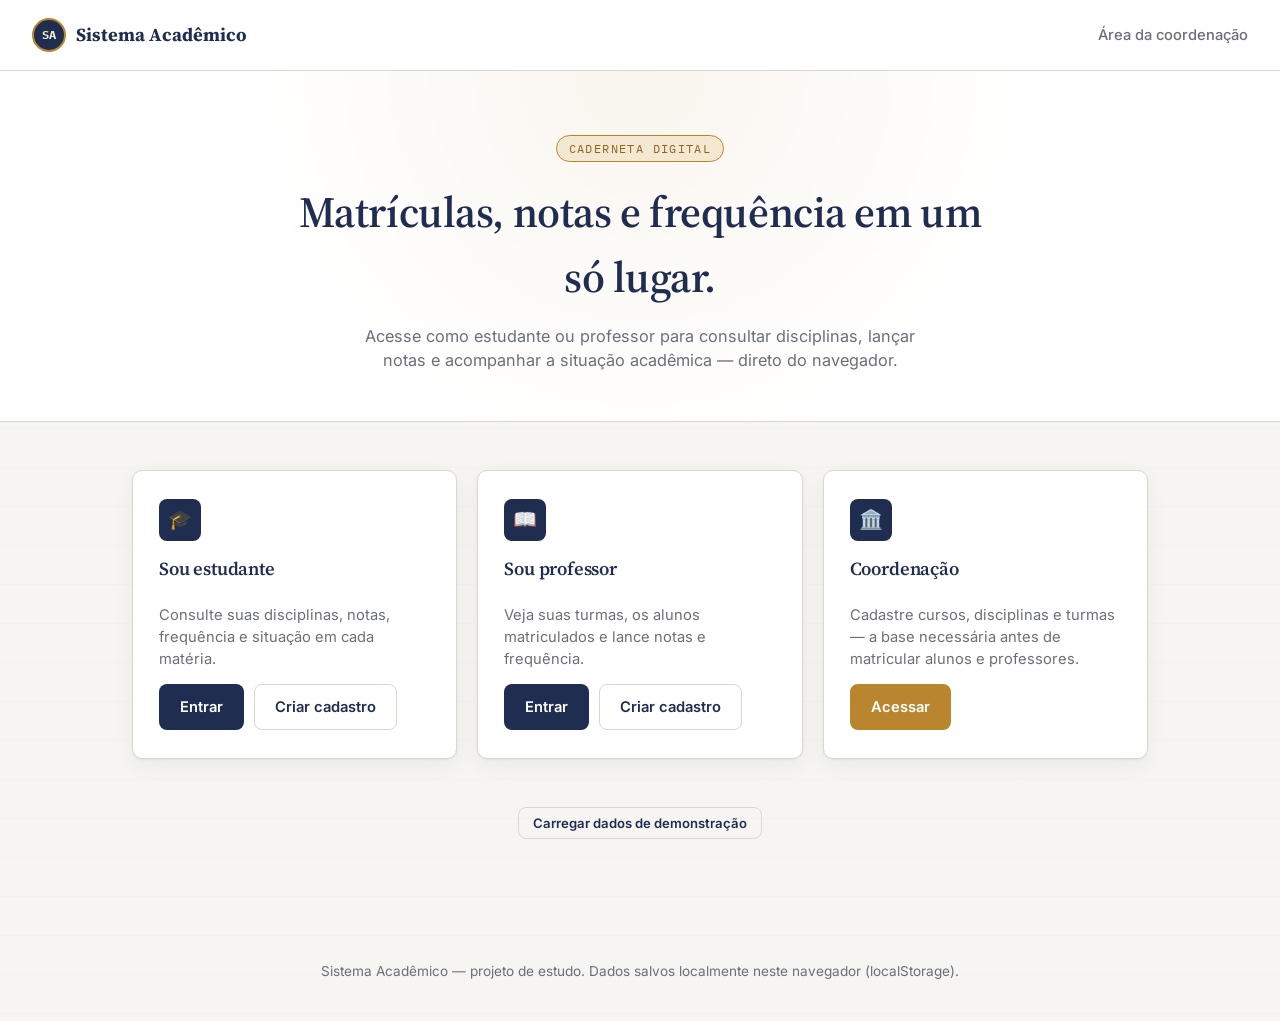
<file: sistema-academico-web/index.html>
<!DOCTYPE html>
<html lang="pt-BR">
<head>
<meta charset="UTF-8">
<meta name="viewport" content="width=device-width, initial-scale=1.0">
<title>Sistema Acadêmico</title>
<link rel="stylesheet" href="css/style.css">
</head>
<body class="textura">

<header class="topbar">
  <a href="index.html" class="brand"><span class="selo">SA</span> Sistema Acadêmico</a>
  <nav class="topbar-links">
    <a href="admin/index.html">Área da coordenação</a>
  </nav>
</header>

<section class="hero">
  <span class="eyebrow">Caderneta digital</span>
  <h1>Matrículas, notas e frequência em um só lugar.</h1>
  <p>Acesse como estudante ou professor para consultar disciplinas, lançar notas e acompanhar a situação acadêmica — direto do navegador.</p>
</section>

<section class="portais">
  <div class="portal-card">
    <div class="icone">🎓</div>
    <h3>Sou estudante</h3>
    <p>Consulte suas disciplinas, notas, frequência e situação em cada matéria.</p>
    <div class="acoes">
      <a class="btn btn-primary" href="aluno/login.html">Entrar</a>
      <a class="btn btn-ghost" href="aluno/cadastro.html">Criar cadastro</a>
    </div>
  </div>

  <div class="portal-card">
    <div class="icone">📖</div>
    <h3>Sou professor</h3>
    <p>Veja suas turmas, os alunos matriculados e lance notas e frequência.</p>
    <div class="acoes">
      <a class="btn btn-primary" href="professor/login.html">Entrar</a>
      <a class="btn btn-ghost" href="professor/cadastro.html">Criar cadastro</a>
    </div>
  </div>

  <div class="portal-card">
    <div class="icone">🏛️</div>
    <h3>Coordenação</h3>
    <p>Cadastre cursos, disciplinas e turmas — a base necessária antes de matricular alunos e professores.</p>
    <div class="acoes">
      <a class="btn btn-gold" href="admin/index.html">Acessar</a>
    </div>
  </div>
</section>

<div class="shell" style="padding-top:0; text-align:center;">
  <button class="btn btn-ghost btn-sm" id="btnDemo">Carregar dados de demonstração</button>
  <p id="msgDemo" style="color:var(--muted); font-size:0.85rem; margin-top:10px;"></p>
</div>

<footer class="rodape">
  Sistema Acadêmico — projeto de estudo. Dados salvos localmente neste navegador (localStorage).
</footer>

<script src="js/db.js"></script>
<script src="js/seed.js"></script>
<script>
  document.getElementById('btnDemo').addEventListener('click', () => {
    const r = popularDemo();
    const msg = document.getElementById('msgDemo');
    if (r.ja_existia) {
      msg.textContent = 'Já existem dados cadastrados neste navegador — nada foi alterado.';
    } else {
      msg.innerHTML = `Dados de exemplo criados!<br>
        Estudante: matrícula <strong>${r.aluno.matricula}</strong>, senha <strong>${r.aluno.senha}</strong><br>
        Professor: matrícula <strong>${r.professor.matricula}</strong>, senha <strong>${r.professor.senha}</strong>`;
    }
  });
</script>

</body>
</html>
</file>
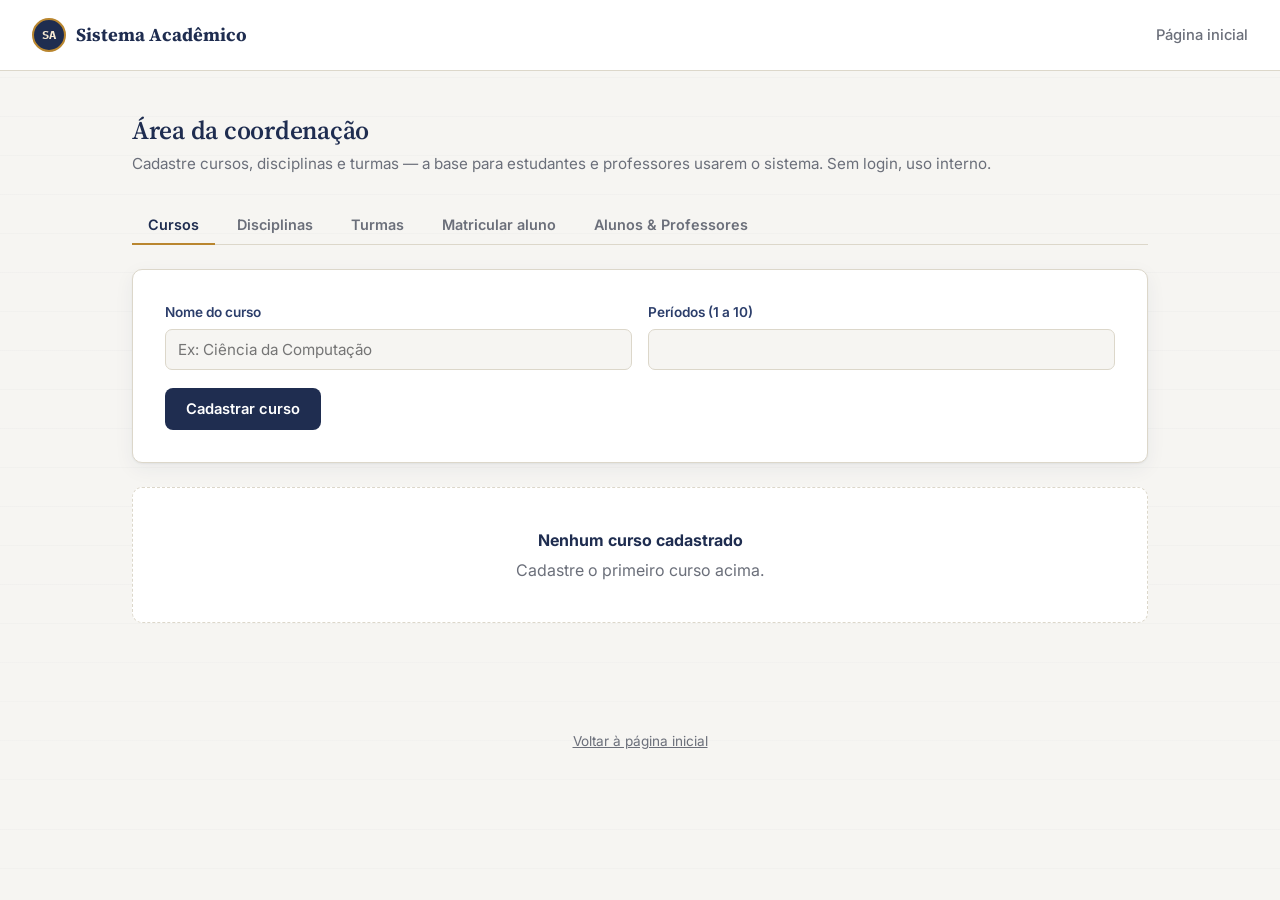
<file: sistema-academico-web/admin/index.html>
<!DOCTYPE html>
<html lang="pt-BR">
<head>
<meta charset="UTF-8">
<meta name="viewport" content="width=device-width, initial-scale=1.0">
<title>Área da coordenação — Sistema Acadêmico</title>
<link rel="stylesheet" href="../css/style.css">
</head>
<body class="textura">

<header class="topbar">
  <a href="../index.html" class="brand"><span class="selo">SA</span> Sistema Acadêmico</a>
  <nav class="topbar-links">
    <a href="../index.html">Página inicial</a>
  </nav>
</header>

<div class="shell">
  <div class="cabecalho-dash">
    <div>
      <h1>Área da coordenação</h1>
      <div class="sub">Cadastre cursos, disciplinas e turmas — a base para estudantes e professores usarem o sistema. Sem login, uso interno.</div>
    </div>
  </div>

  <div class="tabs">
    <button class="tab-btn ativo" data-tab="cursos">Cursos</button>
    <button class="tab-btn" data-tab="disciplinas">Disciplinas</button>
    <button class="tab-btn" data-tab="turmas">Turmas</button>
    <button class="tab-btn" data-tab="matricular">Matricular aluno</button>
    <button class="tab-btn" data-tab="pessoas">Alunos &amp; Professores</button>
  </div>

  <!-- CURSOS -->
  <div class="tab-conteudo ativo" id="tab-cursos">
    <div class="painel" style="margin-bottom:24px;">
      <div class="msg-erro" id="erroCurso"></div>
      <div class="msg-ok" id="okCurso"></div>
      <form id="formCurso">
        <div class="linha-2">
          <div class="campo">
            <label for="cursoNome">Nome do curso</label>
            <input type="text" id="cursoNome" placeholder="Ex: Ciência da Computação" required>
          </div>
          <div class="campo">
            <label for="cursoPeriodos">Períodos (1 a 10)</label>
            <input type="number" id="cursoPeriodos" min="1" max="10" required>
          </div>
        </div>
        <button type="submit" class="btn btn-primary">Cadastrar curso</button>
      </form>
    </div>
    <div id="listaCursos"></div>
  </div>

  <!-- DISCIPLINAS -->
  <div class="tab-conteudo" id="tab-disciplinas">
    <div class="painel" style="margin-bottom:24px;">
      <div class="msg-erro" id="erroDisciplina"></div>
      <div class="msg-ok" id="okDisciplina"></div>
      <form id="formDisciplina">
        <div class="campo">
          <label for="discNome">Nome da disciplina</label>
          <input type="text" id="discNome" placeholder="Ex: Estrutura de Dados" required>
        </div>
        <div class="campo">
          <label for="discEmenta">Ementa</label>
          <textarea id="discEmenta" placeholder="Resumo do conteúdo"></textarea>
        </div>
        <div class="linha-2">
          <div class="campo">
            <label for="discCarga">Carga horária semanal (máx. 30h)</label>
            <input type="number" id="discCarga" min="1" max="30" required>
          </div>
          <div class="campo">
            <label for="discProfessor">Professor</label>
            <select id="discProfessor" required></select>
          </div>
        </div>
        <div class="campo">
          <label for="discCurso">Curso vinculado</label>
          <select id="discCurso" required></select>
        </div>
        <button type="submit" class="btn btn-primary">Cadastrar disciplina</button>
      </form>
    </div>
    <div id="listaDisciplinas"></div>
  </div>

  <!-- TURMAS -->
  <div class="tab-conteudo" id="tab-turmas">
    <div class="painel" style="margin-bottom:24px;">
      <div class="msg-erro" id="erroTurma"></div>
      <div class="msg-ok" id="okTurma"></div>
      <form id="formTurma">
        <div class="linha-2">
          <div class="campo">
            <label for="turmaDisciplina">Disciplina</label>
            <select id="turmaDisciplina" required></select>
          </div>
          <div class="campo">
            <label for="turmaPeriodo">Período (ex: 1, 2, 3...)</label>
            <input type="text" id="turmaPeriodo" maxlength="2" required>
          </div>
        </div>
        <button type="submit" class="btn btn-primary">Cadastrar turma</button>
      </form>
    </div>
    <div id="listaTurmas"></div>
  </div>

  <!-- MATRICULAR ALUNO -->
  <div class="tab-conteudo" id="tab-matricular">
    <div class="painel" style="margin-bottom:24px;">
      <div class="msg-erro" id="erroMatricular"></div>
      <div class="msg-ok" id="okMatricular"></div>
      <form id="formMatricular">
        <div class="linha-2">
          <div class="campo">
            <label for="matAluno">Aluno</label>
            <select id="matAluno" required></select>
          </div>
          <div class="campo">
            <label for="matTurma">Turma</label>
            <select id="matTurma" required></select>
          </div>
        </div>
        <button type="submit" class="btn btn-primary">Matricular na turma</button>
      </form>
    </div>
  </div>

  <!-- ALUNOS & PROFESSORES -->
  <div class="tab-conteudo" id="tab-pessoas">
    <div class="secao-titulo"><h2>Alunos cadastrados</h2></div>
    <div id="listaAlunos" style="margin-bottom:32px;"></div>
    <div class="secao-titulo"><h2>Professores cadastrados</h2></div>
    <div id="listaProfessores"></div>
  </div>
</div>

<footer class="rodape"><a href="../index.html">Voltar à página inicial</a></footer>

<script src="../js/db.js"></script>
<script src="../js/auth.js"></script>
<script>
  // ---- abas ----
  document.querySelectorAll('.tab-btn').forEach((btn) => {
    btn.addEventListener('click', () => {
      document.querySelectorAll('.tab-btn').forEach((b) => b.classList.remove('ativo'));
      document.querySelectorAll('.tab-conteudo').forEach((c) => c.classList.remove('ativo'));
      btn.classList.add('ativo');
      document.getElementById('tab-' + btn.dataset.tab).classList.add('ativo');
    });
  });

  function refrescarTudo() {
    renderCursos();
    renderDisciplinas();
    renderTurmas();
    renderPessoas();
    preencherSelects();
  }

  // ---- CURSOS ----
  function renderCursos() {
    const cursos = DB.Curso.listar();
    const el = document.getElementById('listaCursos');
    if (cursos.length === 0) {
      el.innerHTML = '<div class="vazio"><strong>Nenhum curso cadastrado</strong>Cadastre o primeiro curso acima.</div>';
      return;
    }
    el.innerHTML = `
      <div class="tabela-wrap"><table>
        <thead><tr><th>Código</th><th>Nome</th><th>Períodos</th><th>Disciplinas</th><th>Turmas</th></tr></thead>
        <tbody>${cursos.map((c) => `
          <tr>
            <td><span class="selo-codigo">${c.codigo}</span></td>
            <td>${c.nome}</td>
            <td>${c.periodos}</td>
            <td>${c.disciplinasCodigos.length}</td>
            <td>${c.turmasCodigos.length}</td>
          </tr>`).join('')}</tbody>
      </table></div>`;
  }

  document.getElementById('formCurso').addEventListener('submit', (e) => {
    e.preventDefault();
    esconderErro('erroCurso');
    try {
      DB.Curso.criar({
        nome: document.getElementById('cursoNome').value,
        periodos: parseInt(document.getElementById('cursoPeriodos').value, 10),
      });
      document.getElementById('formCurso').reset();
      mostrarOk('okCurso', 'Curso cadastrado com sucesso!');
      refrescarTudo();
    } catch (err) {
      mostrarErro('erroCurso', err.message);
    }
  });

  // ---- DISCIPLINAS ----
  function renderDisciplinas() {
    const disciplinas = DB.Disciplina.listar();
    const el = document.getElementById('listaDisciplinas');
    if (disciplinas.length === 0) {
      el.innerHTML = '<div class="vazio"><strong>Nenhuma disciplina cadastrada</strong>Cadastre pelo menos um curso e um professor antes.</div>';
      return;
    }
    el.innerHTML = `
      <div class="tabela-wrap"><table>
        <thead><tr><th>Código</th><th>Nome</th><th>Curso</th><th>Professor</th><th>Carga horária</th></tr></thead>
        <tbody>${disciplinas.map((d) => `
          <tr>
            <td><span class="selo-codigo">${d.codigo}</span></td>
            <td>${d.nome}</td>
            <td>${d.cursoNome || '—'}</td>
            <td>${d.professorNome}</td>
            <td>${d.cargaHoraria}h</td>
          </tr>`).join('')}</tbody>
      </table></div>`;
  }

  document.getElementById('formDisciplina').addEventListener('submit', (e) => {
    e.preventDefault();
    esconderErro('erroDisciplina');
    try {
      DB.Disciplina.criar({
        nome: document.getElementById('discNome').value,
        ementa: document.getElementById('discEmenta').value,
        cargaHoraria: parseInt(document.getElementById('discCarga').value, 10),
        professorMatricula: document.getElementById('discProfessor').value,
        cursoCodigo: document.getElementById('discCurso').value,
      });
      document.getElementById('formDisciplina').reset();
      mostrarOk('okDisciplina', 'Disciplina cadastrada com sucesso!');
      refrescarTudo();
    } catch (err) {
      mostrarErro('erroDisciplina', err.message);
    }
  });

  // ---- TURMAS ----
  function renderTurmas() {
    const turmas = DB.Turma.listar();
    const el = document.getElementById('listaTurmas');
    if (turmas.length === 0) {
      el.innerHTML = '<div class="vazio"><strong>Nenhuma turma cadastrada</strong>Cadastre uma disciplina antes.</div>';
      return;
    }
    el.innerHTML = `
      <div class="tabela-wrap"><table>
        <thead><tr><th>Código</th><th>Disciplina</th><th>Período</th><th>Alunos</th></tr></thead>
        <tbody>${turmas.map((t) => `
          <tr>
            <td><span class="selo-codigo">${t.codigo}</span></td>
            <td>${t.disciplinaNome}</td>
            <td>${t.periodo}</td>
            <td>${t.alunosMatriculas.length}</td>
          </tr>`).join('')}</tbody>
      </table></div>`;
  }

  document.getElementById('formTurma').addEventListener('submit', (e) => {
    e.preventDefault();
    esconderErro('erroTurma');
    try {
      const disciplinaCodigo = document.getElementById('turmaDisciplina').value;
      const turma = DB.Turma.criar({
        disciplinaCodigo,
        periodo: document.getElementById('turmaPeriodo').value,
      });
      const disciplina = DB.Disciplina.buscarPorCodigo(disciplinaCodigo);
      if (disciplina && disciplina.cursoCodigo) {
        DB.Curso.adicionarTurma(disciplina.cursoCodigo, turma.codigo);
      }
      document.getElementById('formTurma').reset();
      mostrarOk('okTurma', 'Turma cadastrada com sucesso!');
      refrescarTudo();
    } catch (err) {
      mostrarErro('erroTurma', err.message);
    }
  });

  // ---- MATRICULAR ALUNO ----
  document.getElementById('formMatricular').addEventListener('submit', (e) => {
    e.preventDefault();
    esconderErro('erroMatricular');
    try {
      DB.Aluno.matricularEmTurma(
        document.getElementById('matAluno').value,
        document.getElementById('matTurma').value
      );
      mostrarOk('okMatricular', 'Aluno matriculado na turma com sucesso!');
      refrescarTudo();
    } catch (err) {
      mostrarErro('erroMatricular', err.message);
    }
  });

  // ---- PESSOAS ----
  function renderPessoas() {
    const alunos = DB.Aluno.listar();
    const professores = DB.Professor.listar();

    document.getElementById('listaAlunos').innerHTML = alunos.length === 0
      ? '<div class="vazio"><strong>Nenhum aluno cadastrado</strong></div>'
      : `<div class="tabela-wrap"><table>
          <thead><tr><th>Matrícula</th><th>Nome</th><th>Curso</th><th>Turma</th><th>E-mail</th></tr></thead>
          <tbody>${alunos.map((a) => `
            <tr>
              <td><span class="selo-codigo">${a.matricula}</span></td>
              <td>${a.nome}</td>
              <td>${a.curso || '—'}</td>
              <td>${a.turma || '—'}</td>
              <td>${a.email}</td>
            </tr>`).join('')}</tbody>
        </table></div>`;

    document.getElementById('listaProfessores').innerHTML = professores.length === 0
      ? '<div class="vazio"><strong>Nenhum professor cadastrado</strong></div>'
      : `<div class="tabela-wrap"><table>
          <thead><tr><th>Matrícula</th><th>Nome</th><th>Especialidade</th><th>Disciplinas</th><th>E-mail</th></tr></thead>
          <tbody>${professores.map((p) => `
            <tr>
              <td><span class="selo-codigo">${p.matricula}</span></td>
              <td>${p.nome}</td>
              <td>${p.especialidade}</td>
              <td>${p.disciplinasProf.length}</td>
              <td>${p.email}</td>
            </tr>`).join('')}</tbody>
        </table></div>`;
  }

  // ---- selects auxiliares ----
  function preencherSelects() {
    const cursos = DB.Curso.listar();
    const professores = DB.Professor.listar();
    const disciplinas = DB.Disciplina.listar();
    const turmas = DB.Turma.listar();
    const alunos = DB.Aluno.listar();

    document.getElementById('discProfessor').innerHTML = professores.length
      ? professores.map((p) => `<option value="${p.matricula}">${p.nome} (mat. ${p.matricula})</option>`).join('')
      : '<option value="">Cadastre um professor primeiro</option>';

    document.getElementById('discCurso').innerHTML = cursos.length
      ? cursos.map((c) => `<option value="${c.codigo}">${c.nome} (${c.codigo})</option>`).join('')
      : '<option value="">Cadastre um curso primeiro</option>';

    document.getElementById('turmaDisciplina').innerHTML = disciplinas.length
      ? disciplinas.map((d) => `<option value="${d.codigo}">${d.nome} (${d.codigo})</option>`).join('')
      : '<option value="">Cadastre uma disciplina primeiro</option>';

    document.getElementById('matAluno').innerHTML = alunos.length
      ? alunos.map((a) => `<option value="${a.matricula}">${a.nome} (mat. ${a.matricula})</option>`).join('')
      : '<option value="">Nenhum aluno cadastrado</option>';

    document.getElementById('matTurma').innerHTML = turmas.length
      ? turmas.map((t) => `<option value="${t.codigo}">${t.disciplinaNome} — ${t.codigo}</option>`).join('')
      : '<option value="">Nenhuma turma cadastrada</option>';
  }

  function mostrarOk(id, msg) {
    const el = document.getElementById(id);
    el.textContent = msg;
    el.classList.add('show');
    setTimeout(() => el.classList.remove('show'), 3500);
  }

  refrescarTudo();
</script>

</body>
</html>
</file>
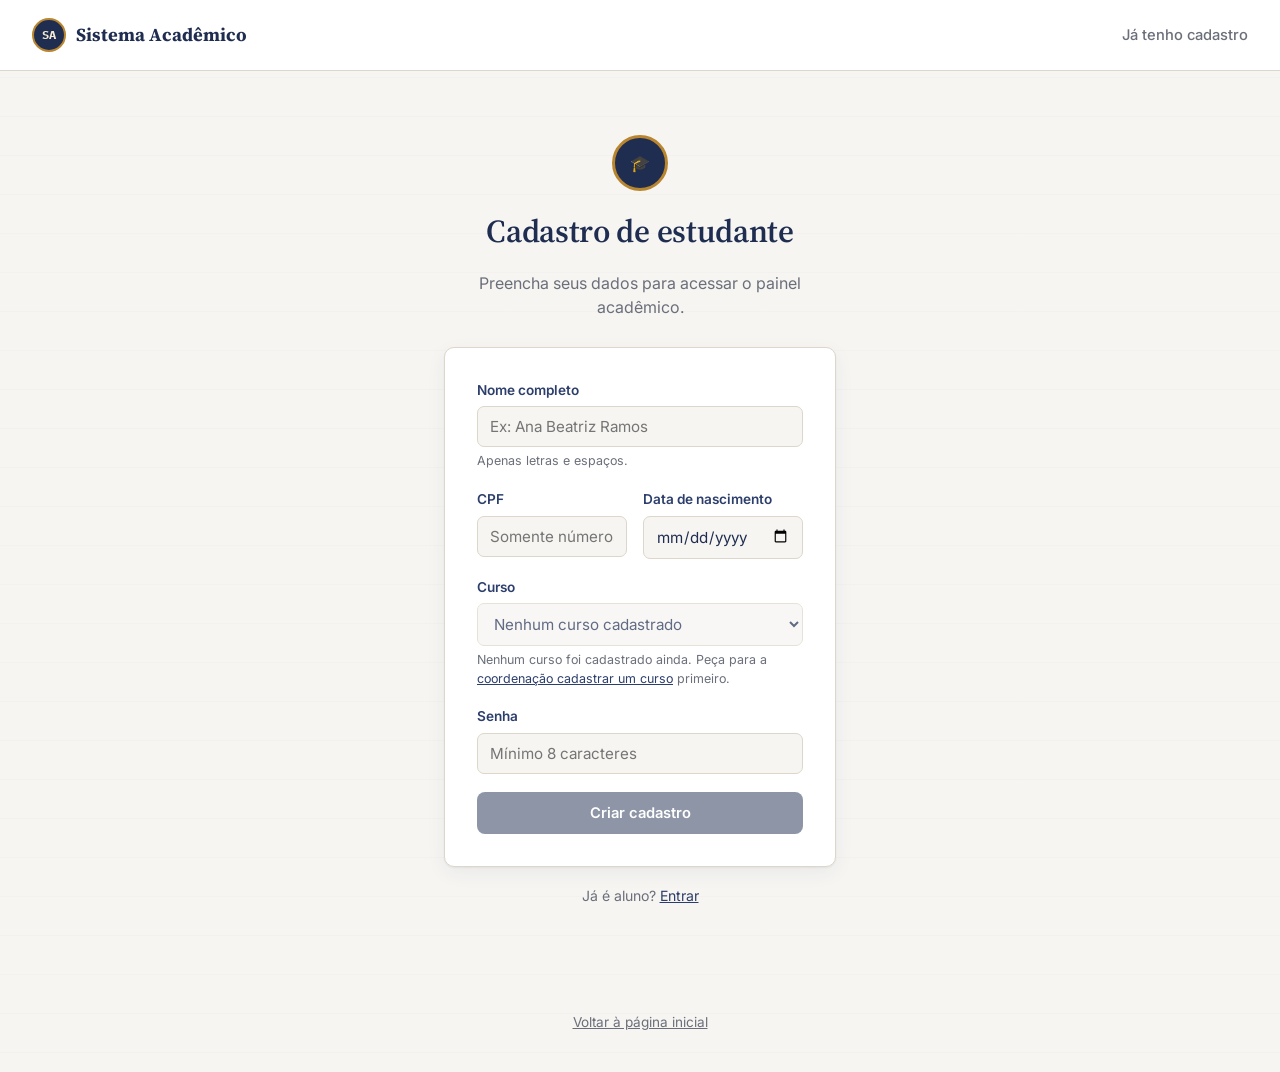
<file: sistema-academico-web/aluno/cadastro.html>
<!DOCTYPE html>
<html lang="pt-BR">
<head>
<meta charset="UTF-8">
<meta name="viewport" content="width=device-width, initial-scale=1.0">
<title>Cadastro de estudante — Sistema Acadêmico</title>
<link rel="stylesheet" href="../css/style.css">
</head>
<body class="textura">

<header class="topbar">
  <a href="../index.html" class="brand"><span class="selo">SA</span> Sistema Acadêmico</a>
  <nav class="topbar-links">
    <a href="login.html">Já tenho cadastro</a>
  </nav>
</header>

<div class="shell-narrow">
  <div class="auth-titulo">
    <div class="selo-grande">🎓</div>
    <h1>Cadastro de estudante</h1>
    <p style="color:var(--muted)">Preencha seus dados para acessar o painel acadêmico.</p>
  </div>

  <div class="painel">
    <div class="msg-erro" id="erro"></div>
    <div class="msg-ok" id="ok"></div>

    <form id="formCadastro">
      <div class="campo">
        <label for="nome">Nome completo</label>
        <input type="text" id="nome" placeholder="Ex: Ana Beatriz Ramos" required>
        <span class="ajuda">Apenas letras e espaços.</span>
      </div>

      <div class="linha-2">
        <div class="campo">
          <label for="cpf">CPF</label>
          <input type="text" id="cpf" placeholder="Somente números" maxlength="11" required>
        </div>
        <div class="campo">
          <label for="dataNasc">Data de nascimento</label>
          <input type="date" id="dataNasc" required>
        </div>
      </div>

      <div class="campo">
        <label for="curso">Curso</label>
        <select id="curso" required></select>
        <span class="ajuda" id="ajudaCurso"></span>
      </div>

      <div class="campo">
        <label for="senha">Senha</label>
        <input type="password" id="senha" placeholder="Mínimo 8 caracteres" required>
      </div>

      <button type="submit" class="btn btn-primary btn-block">Criar cadastro</button>
    </form>
  </div>

  <p class="auth-rodape">Já é aluno? <a href="login.html">Entrar</a></p>
</div>

<footer class="rodape"><a href="../index.html">Voltar à página inicial</a></footer>

<script src="../js/db.js"></script>
<script src="../js/auth.js"></script>
<script>
  const selectCurso = document.getElementById('curso');
  const cursos = DB.Curso.listar();

  if (cursos.length === 0) {
    selectCurso.innerHTML = '<option value="">Nenhum curso cadastrado</option>';
    selectCurso.disabled = true;
    document.getElementById('ajudaCurso').innerHTML =
      'Nenhum curso foi cadastrado ainda. Peça para a <a href="../admin/index.html">coordenação cadastrar um curso</a> primeiro.';
    document.querySelector('#formCadastro button[type="submit"]').disabled = true;
  } else {
    selectCurso.innerHTML = cursos
      .map((c) => `<option value="${c.codigo}">${c.nome} (${c.codigo})</option>`)
      .join('');
  }

  document.getElementById('formCadastro').addEventListener('submit', (e) => {
    e.preventDefault();
    esconderErro('erro');

    try {
      const aluno = DB.Aluno.criar({
        nome: document.getElementById('nome').value,
        cpf: document.getElementById('cpf').value.trim(),
        senha: document.getElementById('senha').value,
        cursoCodigo: selectCurso.value,
        dataNasc: document.getElementById('dataNasc').value,
      });

      DB.Sessao.entrar('aluno', aluno.matricula);
      window.location.href = 'dashboard.html';
    } catch (err) {
      mostrarErro('erro', err.message);
    }
  });
</script>

</body>
</html>
</file>
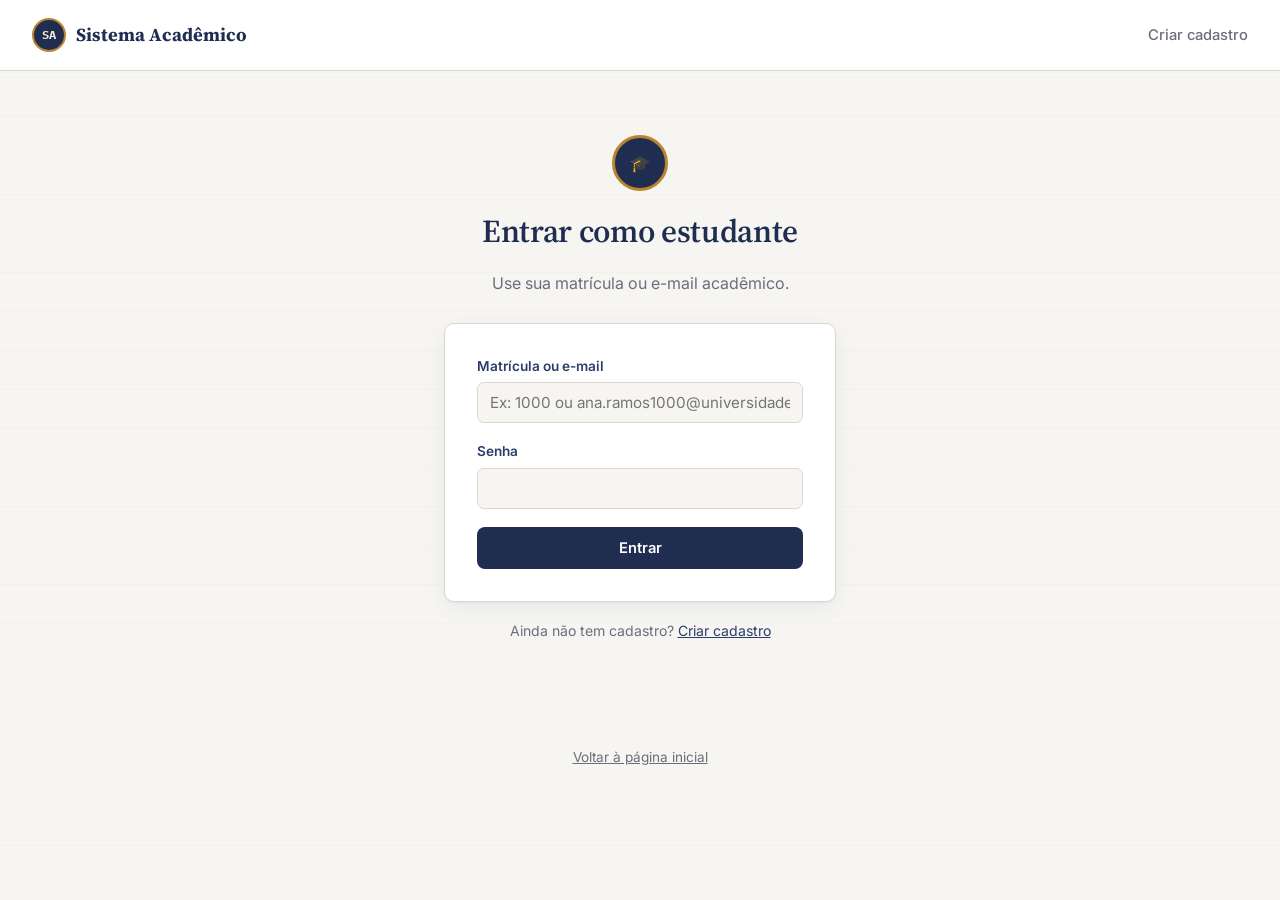
<file: sistema-academico-web/aluno/dashboard.html>
<!DOCTYPE html>
<html lang="pt-BR">
<head>
<meta charset="UTF-8">
<meta name="viewport" content="width=device-width, initial-scale=1.0">
<title>Painel do estudante — Sistema Acadêmico</title>
<link rel="stylesheet" href="../css/style.css">
</head>
<body class="textura">

<header class="topbar">
  <a href="../index.html" class="brand"><span class="selo">SA</span> Sistema Acadêmico</a>
  <nav class="topbar-links">
    <span id="nomeTopo" style="color:var(--ink); font-weight:600;"></span>
    <button class="btn btn-ghost btn-sm" id="btnSair">Sair</button>
  </nav>
</header>

<div class="shell">
  <div class="cabecalho-dash">
    <div>
      <h1 id="tituloBoasVindas">Olá!</h1>
      <div class="sub" id="subCurso"></div>
    </div>
    <span class="selo-codigo" id="matriculaTag"></span>
  </div>

  <div class="grade-cards">
    <div class="card-info">
      <div class="rotulo">E-mail acadêmico</div>
      <div class="valor" style="font-size:1rem;" id="cardEmail">—</div>
    </div>
    <div class="card-info">
      <div class="rotulo">Disciplinas matriculadas</div>
      <div class="valor" id="cardQtdDisciplinas">0</div>
    </div>
    <div class="card-info">
      <div class="rotulo">Média geral</div>
      <div class="valor" id="cardMediaGeral">—</div>
    </div>
    <div class="card-info">
      <div class="rotulo">Situação geral</div>
      <div class="valor" id="cardSituacaoGeral">—</div>
    </div>
  </div>

  <div class="secao">
    <div class="secao-titulo">
      <h2>Minhas disciplinas, notas e frequência</h2>
    </div>
    <div id="areaDisciplinas"></div>
  </div>

  <div class="secao">
    <div class="secao-titulo">
      <h2>Meus dados</h2>
    </div>
    <div class="painel">
      <div class="linha-2">
        <div class="campo">
          <label>Nome completo</label>
          <input type="text" id="dadoNome" disabled>
        </div>
        <div class="campo">
          <label>CPF</label>
          <input type="text" id="dadoCpf" disabled>
        </div>
      </div>
      <div class="linha-2">
        <div class="campo">
          <label>Curso</label>
          <input type="text" id="dadoCurso" disabled>
        </div>
        <div class="campo">
          <label>Data de nascimento</label>
          <input type="text" id="dadoNascimento" disabled>
        </div>
      </div>
    </div>
  </div>
</div>

<footer class="rodape">Sistema Acadêmico — painel do estudante.</footer>

<script src="../js/db.js"></script>
<script src="../js/auth.js"></script>
<script>
  const aluno = exigirLogin('aluno', 'login.html');

  if (aluno) {
    document.getElementById('nomeTopo').textContent = aluno.nome;
    document.getElementById('tituloBoasVindas').textContent = `Olá, ${aluno.nome.split(' ')[0]}!`;
    document.getElementById('subCurso').textContent = aluno.curso ? `${aluno.curso} · ${aluno.cursoCodigo}` : 'Curso não informado';
    document.getElementById('matriculaTag').textContent = `Matrícula ${aluno.matricula}`;
    document.getElementById('cardEmail').textContent = aluno.email;

    document.getElementById('dadoNome').value = aluno.nome;
    document.getElementById('dadoCpf').value = aluno.cpf;
    document.getElementById('dadoCurso').value = aluno.curso || '—';
    document.getElementById('dadoNascimento').value = aluno.dataNasc || '—';

    const historico = DB.Aluno.historico(aluno.matricula);
    document.getElementById('cardQtdDisciplinas').textContent = historico.length;

    const areaDisciplinas = document.getElementById('areaDisciplinas');

    if (historico.length === 0) {
      areaDisciplinas.innerHTML = `
        <div class="vazio">
          <strong>Nenhuma disciplina ainda</strong>
          Assim que você for matriculado em uma turma, as disciplinas, notas e frequência aparecerão aqui.
        </div>`;
      document.getElementById('cardMediaGeral').textContent = '—';
      document.getElementById('cardSituacaoGeral').textContent = '—';
    } else {
      let somaMedias = 0;
      let aprovadasCount = 0;

      const linhas = historico.map((m) => {
        somaMedias += m.media;
        if (m.aprovado) aprovadasCount++;

        const notasHtml = m.notas.length
          ? m.notas.map((n) => `<span class="nota-pill">${n.toFixed(1)}</span>`).join('')
          : '<span style="color:var(--muted); font-size:0.85rem;">Sem notas lançadas</span>';

        const situacaoBadge = m.notas.length === 0
          ? '<span class="badge badge-neutro">Cursando</span>'
          : m.aprovado
            ? '<span class="badge badge-ok">Aprovado</span>'
            : '<span class="badge badge-alerta">Reprovado</span>';

        return `
          <tr>
            <td><strong>${m.disciplinaNome}</strong><br><span class="selo-codigo" style="margin-top:4px;">${m.disciplinaCodigo}</span></td>
            <td><div class="notas-lista">${notasHtml}</div></td>
            <td>${m.notas.length ? m.media.toFixed(2) : '—'}</td>
            <td style="min-width:140px;">
              <div class="barra-freq"><span style="width:${m.frequencia}%; background:${m.frequencia >= 75 ? 'var(--green)' : 'var(--red)'}"></span></div>
              <span style="font-size:0.8rem; color:var(--muted);">${m.frequencia}%</span>
            </td>
            <td>${situacaoBadge}</td>
          </tr>`;
      }).join('');

      areaDisciplinas.innerHTML = `
        <div class="tabela-wrap">
          <table>
            <thead>
              <tr><th>Disciplina</th><th>Notas</th><th>Média</th><th>Frequência</th><th>Situação</th></tr>
            </thead>
            <tbody>${linhas}</tbody>
          </table>
        </div>`;

      const mediaGeral = somaMedias / historico.length;
      document.getElementById('cardMediaGeral').textContent = mediaGeral.toFixed(2);

      const situacaoGeralEl = document.getElementById('cardSituacaoGeral');
      if (aprovadasCount === historico.length) {
        situacaoGeralEl.textContent = 'Regular';
        situacaoGeralEl.classList.add('ok');
      } else {
        situacaoGeralEl.textContent = 'Atenção';
        situacaoGeralEl.classList.add('alerta');
      }
    }
  }

  configurarLogout('btnSair', '../index.html');
</script>

</body>
</html>
</file>
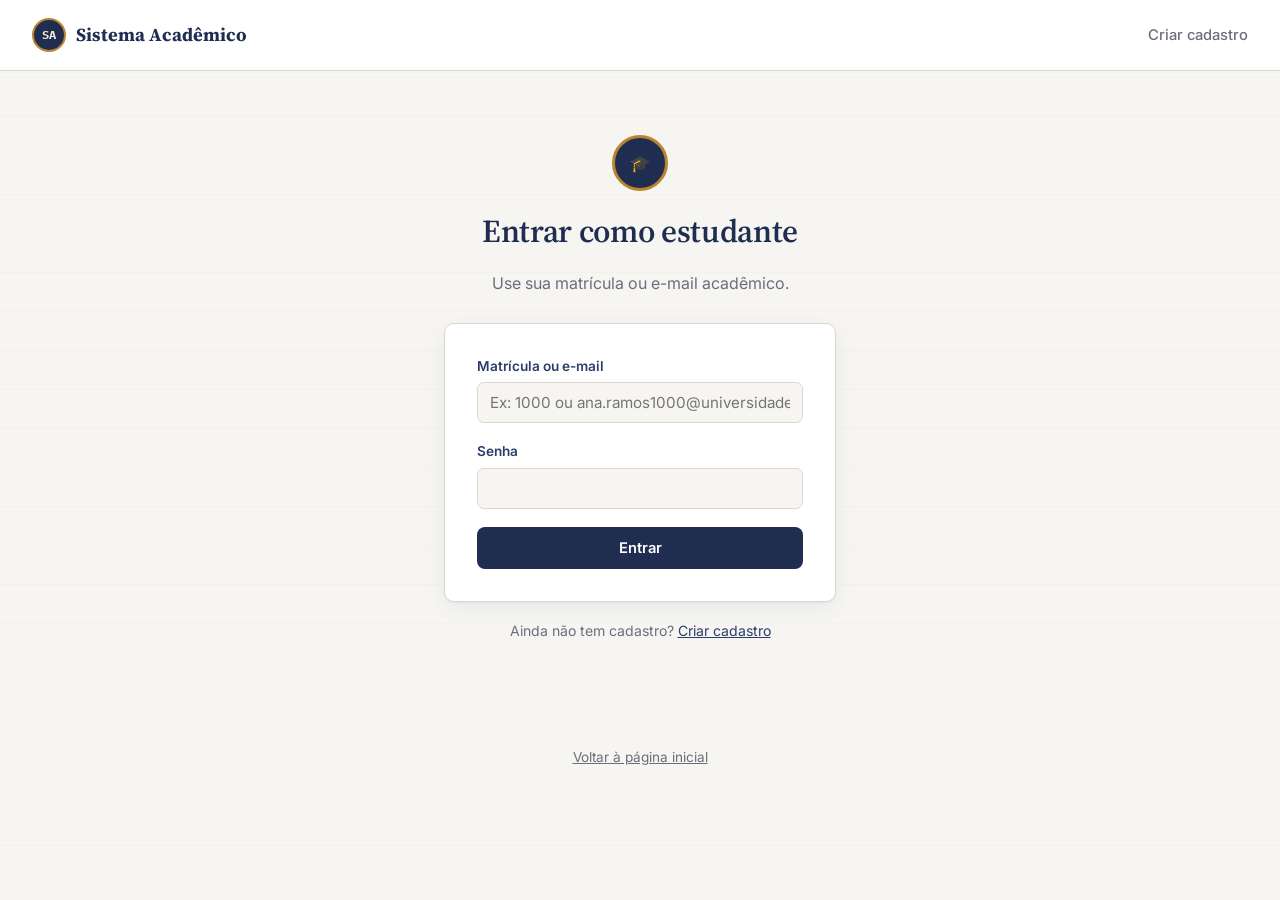
<file: sistema-academico-web/aluno/login.html>
<!DOCTYPE html>
<html lang="pt-BR">
<head>
<meta charset="UTF-8">
<meta name="viewport" content="width=device-width, initial-scale=1.0">
<title>Entrar — Estudante — Sistema Acadêmico</title>
<link rel="stylesheet" href="../css/style.css">
</head>
<body class="textura">

<header class="topbar">
  <a href="../index.html" class="brand"><span class="selo">SA</span> Sistema Acadêmico</a>
  <nav class="topbar-links">
    <a href="cadastro.html">Criar cadastro</a>
  </nav>
</header>

<div class="shell-narrow">
  <div class="auth-titulo">
    <div class="selo-grande">🎓</div>
    <h1>Entrar como estudante</h1>
    <p style="color:var(--muted)">Use sua matrícula ou e-mail acadêmico.</p>
  </div>

  <div class="painel">
    <div class="msg-erro" id="erro"></div>

    <form id="formLogin">
      <div class="campo">
        <label for="identificador">Matrícula ou e-mail</label>
        <input type="text" id="identificador" placeholder="Ex: 1000 ou ana.ramos1000@universidade.com" required>
      </div>
      <div class="campo">
        <label for="senha">Senha</label>
        <input type="password" id="senha" required>
      </div>
      <button type="submit" class="btn btn-primary btn-block">Entrar</button>
    </form>
  </div>

  <p class="auth-rodape">Ainda não tem cadastro? <a href="cadastro.html">Criar cadastro</a></p>
</div>

<footer class="rodape"><a href="../index.html">Voltar à página inicial</a></footer>

<script src="../js/db.js"></script>
<script src="../js/auth.js"></script>
<script>
  document.getElementById('formLogin').addEventListener('submit', (e) => {
    e.preventDefault();
    esconderErro('erro');

    const identificador = document.getElementById('identificador').value.trim();
    const senha = document.getElementById('senha').value;

    const aluno = DB.Aluno.buscarPorEmailOuMatricula(identificador);

    if (!aluno || aluno.senha !== senha) {
      mostrarErro('erro', 'Matrícula/e-mail ou senha incorretos.');
      return;
    }

    DB.Sessao.entrar('aluno', aluno.matricula);
    window.location.href = 'dashboard.html';
  });
</script>

</body>
</html>
</file>
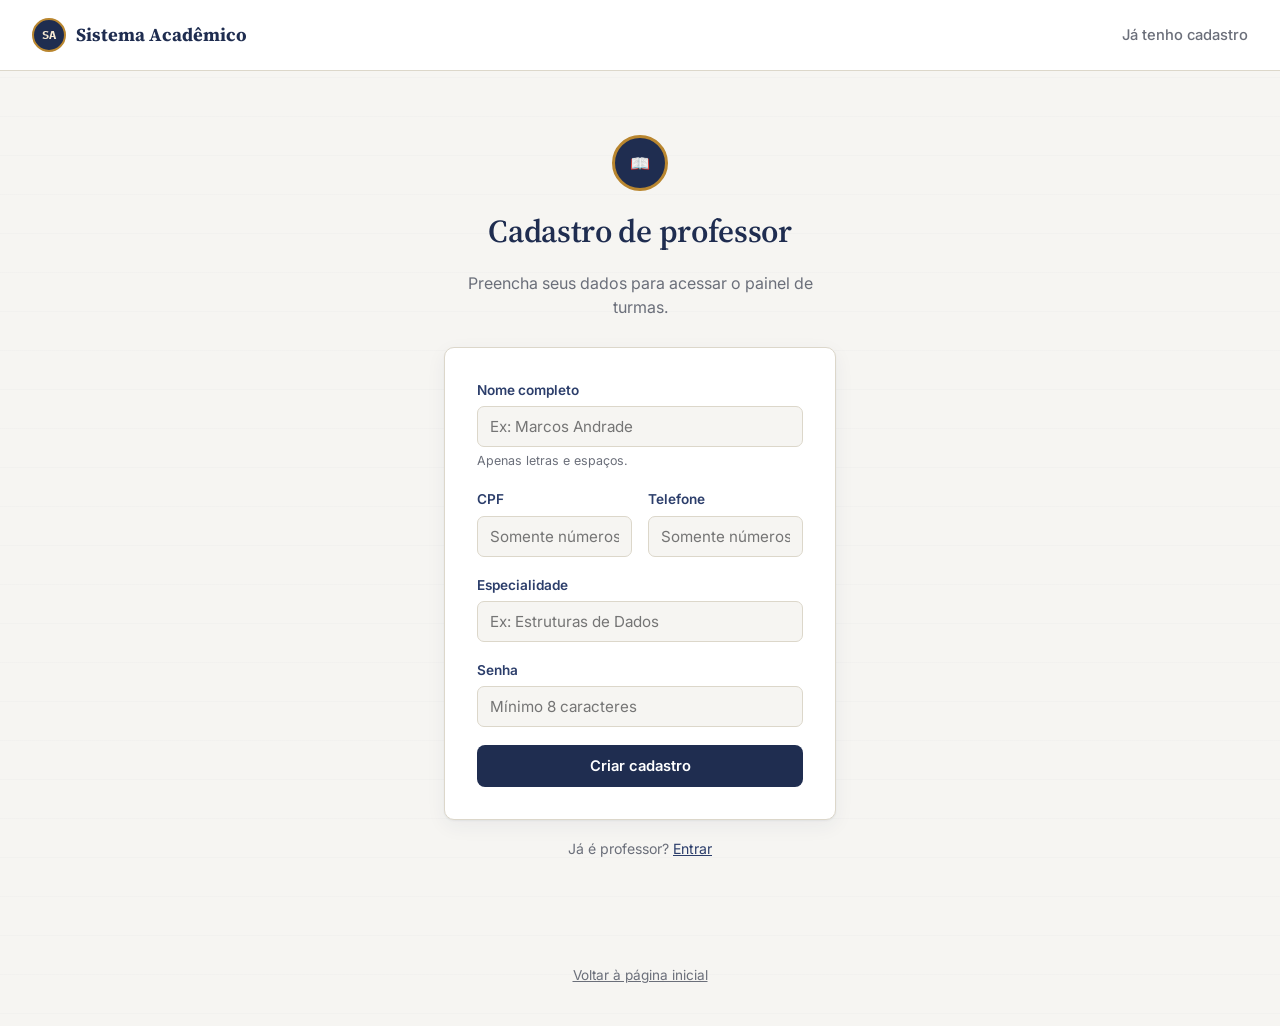
<file: sistema-academico-web/professor/cadastro.html>
<!DOCTYPE html>
<html lang="pt-BR">
<head>
<meta charset="UTF-8">
<meta name="viewport" content="width=device-width, initial-scale=1.0">
<title>Cadastro de professor — Sistema Acadêmico</title>
<link rel="stylesheet" href="../css/style.css">
</head>
<body class="textura">

<header class="topbar">
  <a href="../index.html" class="brand"><span class="selo">SA</span> Sistema Acadêmico</a>
  <nav class="topbar-links">
    <a href="login.html">Já tenho cadastro</a>
  </nav>
</header>

<div class="shell-narrow">
  <div class="auth-titulo">
    <div class="selo-grande">📖</div>
    <h1>Cadastro de professor</h1>
    <p style="color:var(--muted)">Preencha seus dados para acessar o painel de turmas.</p>
  </div>

  <div class="painel">
    <div class="msg-erro" id="erro"></div>

    <form id="formCadastro">
      <div class="campo">
        <label for="nome">Nome completo</label>
        <input type="text" id="nome" placeholder="Ex: Marcos Andrade" required>
        <span class="ajuda">Apenas letras e espaços.</span>
      </div>

      <div class="linha-2">
        <div class="campo">
          <label for="cpf">CPF</label>
          <input type="text" id="cpf" placeholder="Somente números" maxlength="11" required>
        </div>
        <div class="campo">
          <label for="telefone">Telefone</label>
          <input type="text" id="telefone" placeholder="Somente números, com DDD" maxlength="11" required>
        </div>
      </div>

      <div class="campo">
        <label for="especialidade">Especialidade</label>
        <input type="text" id="especialidade" placeholder="Ex: Estruturas de Dados" required>
      </div>

      <div class="campo">
        <label for="senha">Senha</label>
        <input type="password" id="senha" placeholder="Mínimo 8 caracteres" required>
      </div>

      <button type="submit" class="btn btn-primary btn-block">Criar cadastro</button>
    </form>
  </div>

  <p class="auth-rodape">Já é professor? <a href="login.html">Entrar</a></p>
</div>

<footer class="rodape"><a href="../index.html">Voltar à página inicial</a></footer>

<script src="../js/db.js"></script>
<script src="../js/auth.js"></script>
<script>
  document.getElementById('formCadastro').addEventListener('submit', (e) => {
    e.preventDefault();
    esconderErro('erro');

    try {
      const professor = DB.Professor.criar({
        nome: document.getElementById('nome').value,
        cpf: document.getElementById('cpf').value.trim(),
        telefone: document.getElementById('telefone').value.trim(),
        senha: document.getElementById('senha').value,
        especialidade: document.getElementById('especialidade').value,
      });

      DB.Sessao.entrar('professor', professor.matricula);
      window.location.href = 'dashboard.html';
    } catch (err) {
      mostrarErro('erro', err.message);
    }
  });
</script>

</body>
</html>
</file>
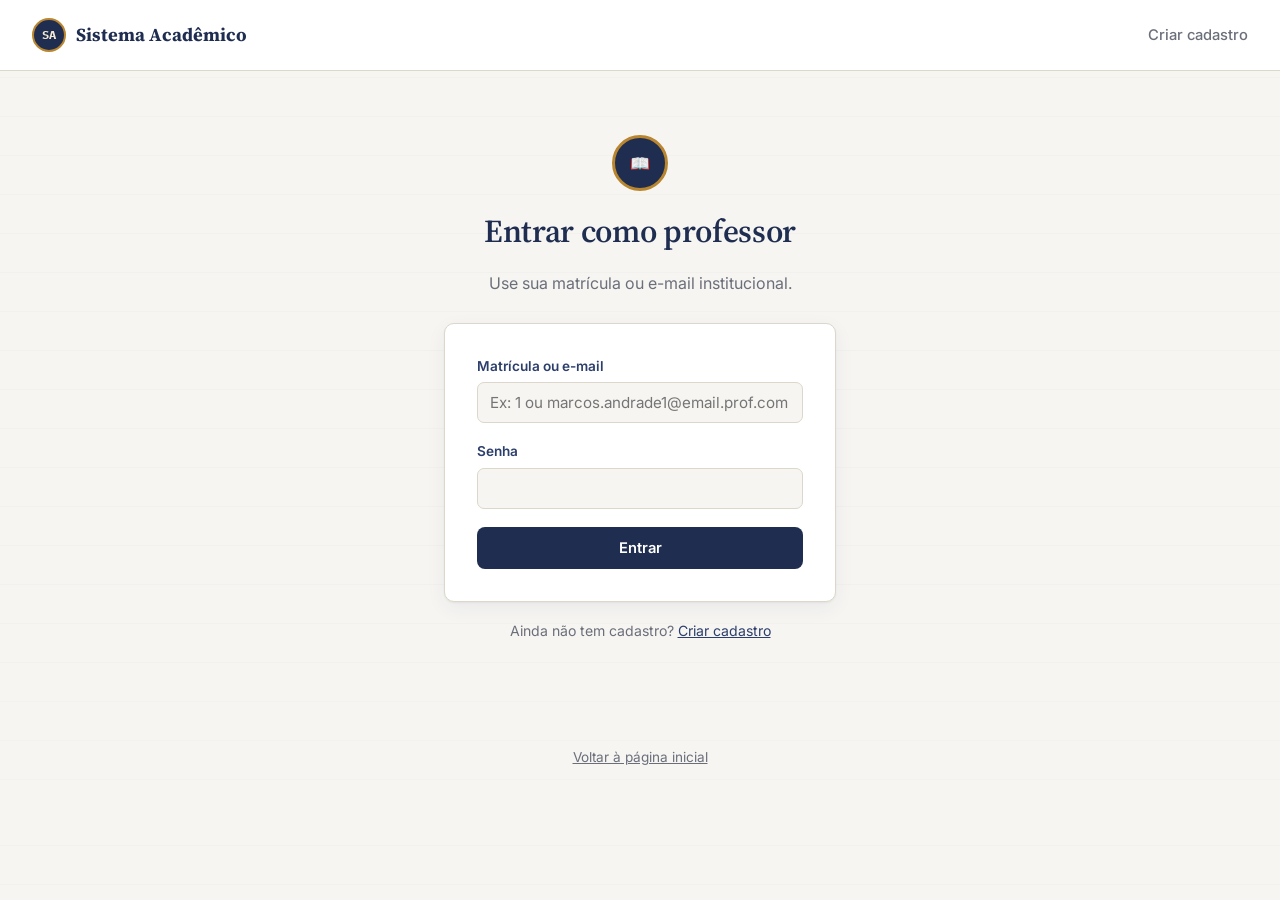
<file: sistema-academico-web/professor/dashboard.html>
<!DOCTYPE html>
<html lang="pt-BR">
<head>
<meta charset="UTF-8">
<meta name="viewport" content="width=device-width, initial-scale=1.0">
<title>Painel do professor — Sistema Acadêmico</title>
<link rel="stylesheet" href="../css/style.css">
</head>
<body class="textura">

<header class="topbar">
  <a href="../index.html" class="brand"><span class="selo">SA</span> Sistema Acadêmico</a>
  <nav class="topbar-links">
    <span id="nomeTopo" style="color:var(--ink); font-weight:600;"></span>
    <button class="btn btn-ghost btn-sm" id="btnSair">Sair</button>
  </nav>
</header>

<div class="shell">
  <div class="cabecalho-dash">
    <div>
      <h1 id="tituloBoasVindas">Olá!</h1>
      <div class="sub" id="subEspecialidade"></div>
    </div>
    <span class="selo-codigo" id="matriculaTag"></span>
  </div>

  <div class="grade-cards">
    <div class="card-info">
      <div class="rotulo">E-mail institucional</div>
      <div class="valor" style="font-size:1rem;" id="cardEmail">—</div>
    </div>
    <div class="card-info">
      <div class="rotulo">Disciplinas</div>
      <div class="valor" id="cardQtdDisciplinas">0</div>
    </div>
    <div class="card-info">
      <div class="rotulo">Turmas</div>
      <div class="valor" id="cardQtdTurmas">0</div>
    </div>
    <div class="card-info">
      <div class="rotulo">Alunos ao todo</div>
      <div class="valor" id="cardQtdAlunos">0</div>
    </div>
  </div>

  <div class="secao">
    <div class="secao-titulo">
      <h2>Minhas turmas</h2>
    </div>
    <div id="areaTurmas"></div>
  </div>

  <div class="secao" id="secaoAlunosTurma" style="display:none;">
    <div class="secao-titulo">
      <h2 id="tituloTurmaSelecionada">Alunos da turma</h2>
      <button class="btn btn-ghost btn-sm" id="btnFecharTurma">Fechar</button>
    </div>
    <div id="areaAlunosTurma"></div>
  </div>
</div>

<footer class="rodape">Sistema Acadêmico — painel do professor.</footer>

<!-- Modal: lançar nota -->
<div class="modal-fundo" id="modalNota">
  <div class="modal">
    <h3>Lançar nota</h3>
    <p style="color:var(--muted); font-size:0.9rem; margin-top:-8px;" id="infoModalNota"></p>
    <div class="msg-erro" id="erroModalNota"></div>
    <div class="campo">
      <label for="inputNota">Nota (0 a 10)</label>
      <input type="number" id="inputNota" min="0" max="10" step="0.1">
    </div>
    <div class="modal-acoes">
      <button class="btn btn-ghost" id="btnCancelarNota">Cancelar</button>
      <button class="btn btn-primary" id="btnConfirmarNota">Lançar nota</button>
    </div>
  </div>
</div>

<!-- Modal: frequência -->
<div class="modal-fundo" id="modalFreq">
  <div class="modal">
    <h3>Atualizar frequência</h3>
    <p style="color:var(--muted); font-size:0.9rem; margin-top:-8px;" id="infoModalFreq"></p>
    <div class="campo">
      <label for="inputFreq">Frequência (%)</label>
      <input type="number" id="inputFreq" min="0" max="100" step="1">
    </div>
    <div class="modal-acoes">
      <button class="btn btn-ghost" id="btnCancelarFreq">Cancelar</button>
      <button class="btn btn-primary" id="btnConfirmarFreq">Salvar</button>
    </div>
  </div>
</div>

<script src="../js/db.js"></script>
<script src="../js/auth.js"></script>
<script>
  const professor = exigirLogin('professor', 'login.html');
  let turmaSelecionadaAtual = null;
  let contextoModal = null; // { alunoMatricula, disciplinaCodigo }

  if (professor) {
    document.getElementById('nomeTopo').textContent = professor.nome;
    document.getElementById('tituloBoasVindas').textContent = `Olá, ${professor.nome.split(' ')[0]}!`;
    document.getElementById('subEspecialidade').textContent = professor.especialidade || '';
    document.getElementById('matriculaTag').textContent = `Matrícula ${professor.matricula}`;
    document.getElementById('cardEmail').textContent = professor.email;

    renderizarTurmas();
  }

  function renderizarTurmas() {
    const disciplinas = DB.Professor.disciplinasDe(professor.matricula);
    const turmas = DB.Professor.turmasDe(professor.matricula);

    document.getElementById('cardQtdDisciplinas').textContent = disciplinas.length;
    document.getElementById('cardQtdTurmas').textContent = turmas.length;

    const totalAlunos = new Set(turmas.flatMap((t) => t.alunosMatriculas)).size;
    document.getElementById('cardQtdAlunos').textContent = totalAlunos;

    const area = document.getElementById('areaTurmas');

    if (turmas.length === 0) {
      area.innerHTML = `
        <div class="vazio">
          <strong>Nenhuma turma vinculada ainda</strong>
          Peça para a <a href="../admin/index.html">coordenação criar uma disciplina vinculada a você</a> e depois uma turma para essa disciplina.
        </div>`;
      return;
    }

    const linhas = turmas.map((t) => `
      <tr>
        <td><strong>${t.disciplinaNome}</strong></td>
        <td><span class="selo-codigo">${t.codigo}</span></td>
        <td>Período ${t.periodo}</td>
        <td>${t.alunosMatriculas.length} aluno(s)</td>
        <td><button class="btn btn-primary btn-sm" data-turma="${t.codigo}">Ver alunos</button></td>
      </tr>`).join('');

    area.innerHTML = `
      <div class="tabela-wrap">
        <table>
          <thead><tr><th>Disciplina</th><th>Turma</th><th>Período</th><th>Alunos</th><th></th></tr></thead>
          <tbody>${linhas}</tbody>
        </table>
      </div>`;

    area.querySelectorAll('button[data-turma]').forEach((btn) => {
      btn.addEventListener('click', () => abrirTurma(btn.dataset.turma));
    });
  }

  function abrirTurma(codigoTurma) {
    turmaSelecionadaAtual = codigoTurma;
    const turma = DB.Turma.buscarPorCodigo(codigoTurma);
    if (!turma) return;

    document.getElementById('secaoAlunosTurma').style.display = 'block';
    document.getElementById('tituloTurmaSelecionada').textContent = `${turma.disciplinaNome} — Turma ${turma.codigo}`;
    document.getElementById('secaoAlunosTurma').scrollIntoView({ behavior: 'smooth', block: 'start' });

    renderizarAlunosTurma(turma);
  }

  function renderizarAlunosTurma(turma) {
    const alunos = DB.Turma.alunosDe(turma.codigo);
    const area = document.getElementById('areaAlunosTurma');

    if (alunos.length === 0) {
      area.innerHTML = `<div class="vazio"><strong>Nenhum aluno matriculado nesta turma ainda.</strong></div>`;
      return;
    }

    const linhas = alunos.map((a) => {
      const m = DB.Matricula.obterOuCriar(a.matricula, turma.disciplinaCodigo);
      const notasHtml = m.notas.length
        ? m.notas.map((n) => `<span class="nota-pill">${n.toFixed(1)}</span>`).join('')
        : '<span style="color:var(--muted); font-size:0.85rem;">Sem notas</span>';
      const situacaoBadge = m.notas.length === 0
        ? '<span class="badge badge-neutro">Cursando</span>'
        : m.aprovado
          ? '<span class="badge badge-ok">Aprovado</span>'
          : '<span class="badge badge-alerta">Reprovado</span>';

      return `
        <tr>
          <td><strong>${a.nome}</strong><br><span class="selo-codigo" style="margin-top:4px;">Mat. ${a.matricula}</span></td>
          <td><div class="notas-lista">${notasHtml}</div></td>
          <td>${m.notas.length ? m.media.toFixed(2) : '—'}</td>
          <td style="min-width:120px;">
            <div class="barra-freq"><span style="width:${m.frequencia}%; background:${m.frequencia >= 75 ? 'var(--green)' : 'var(--red)'}"></span></div>
            <span style="font-size:0.8rem; color:var(--muted);">${m.frequencia}%</span>
          </td>
          <td>${situacaoBadge}</td>
          <td class="acoes-inline">
            <button class="btn btn-ghost btn-sm" data-nota="${a.matricula}">+ Nota</button>
            <button class="btn btn-ghost btn-sm" data-freq="${a.matricula}">Frequência</button>
          </td>
        </tr>`;
    }).join('');

    area.innerHTML = `
      <div class="tabela-wrap">
        <table>
          <thead><tr><th>Aluno</th><th>Notas</th><th>Média</th><th>Frequência</th><th>Situação</th><th></th></tr></thead>
          <tbody>${linhas}</tbody>
        </table>
      </div>`;

    area.querySelectorAll('button[data-nota]').forEach((btn) => {
      btn.addEventListener('click', () => abrirModalNota(Number(btn.dataset.nota), turma));
    });
    area.querySelectorAll('button[data-freq]').forEach((btn) => {
      btn.addEventListener('click', () => abrirModalFreq(Number(btn.dataset.freq), turma));
    });
  }

  document.getElementById('btnFecharTurma').addEventListener('click', () => {
    document.getElementById('secaoAlunosTurma').style.display = 'none';
    turmaSelecionadaAtual = null;
  });

  // ---- modal nota ----
  function abrirModalNota(alunoMatricula, turma) {
    const aluno = DB.Aluno.buscarPorMatricula(alunoMatricula);
    contextoModal = { alunoMatricula, disciplinaCodigo: turma.disciplinaCodigo, turma };
    document.getElementById('infoModalNota').textContent = `${aluno.nome} — ${turma.disciplinaNome}`;
    document.getElementById('inputNota').value = '';
    esconderErro('erroModalNota');
    document.getElementById('modalNota').classList.add('show');
  }

  document.getElementById('btnCancelarNota').addEventListener('click', () => {
    document.getElementById('modalNota').classList.remove('show');
  });

  document.getElementById('btnConfirmarNota').addEventListener('click', () => {
    esconderErro('erroModalNota');
    const nota = parseFloat(document.getElementById('inputNota').value);

    try {
      DB.Matricula.lancarNota(contextoModal.alunoMatricula, contextoModal.disciplinaCodigo, nota);
      document.getElementById('modalNota').classList.remove('show');
      renderizarAlunosTurma(contextoModal.turma);
      renderizarTurmas();
    } catch (err) {
      mostrarErro('erroModalNota', err.message);
    }
  });

  // ---- modal frequência ----
  function abrirModalFreq(alunoMatricula, turma) {
    const aluno = DB.Aluno.buscarPorMatricula(alunoMatricula);
    const m = DB.Matricula.obterOuCriar(alunoMatricula, turma.disciplinaCodigo);
    contextoModal = { alunoMatricula, disciplinaCodigo: turma.disciplinaCodigo, turma };
    document.getElementById('infoModalFreq').textContent = `${aluno.nome} — ${turma.disciplinaNome}`;
    document.getElementById('inputFreq').value = m.frequencia;
    document.getElementById('modalFreq').classList.add('show');
  }

  document.getElementById('btnCancelarFreq').addEventListener('click', () => {
    document.getElementById('modalFreq').classList.remove('show');
  });

  document.getElementById('btnConfirmarFreq').addEventListener('click', () => {
    const freq = parseFloat(document.getElementById('inputFreq').value);
    DB.Matricula.definirFrequencia(contextoModal.alunoMatricula, contextoModal.disciplinaCodigo, freq);
    document.getElementById('modalFreq').classList.remove('show');
    renderizarAlunosTurma(contextoModal.turma);
  });

  configurarLogout('btnSair', '../index.html');
</script>

</body>
</html>
</file>
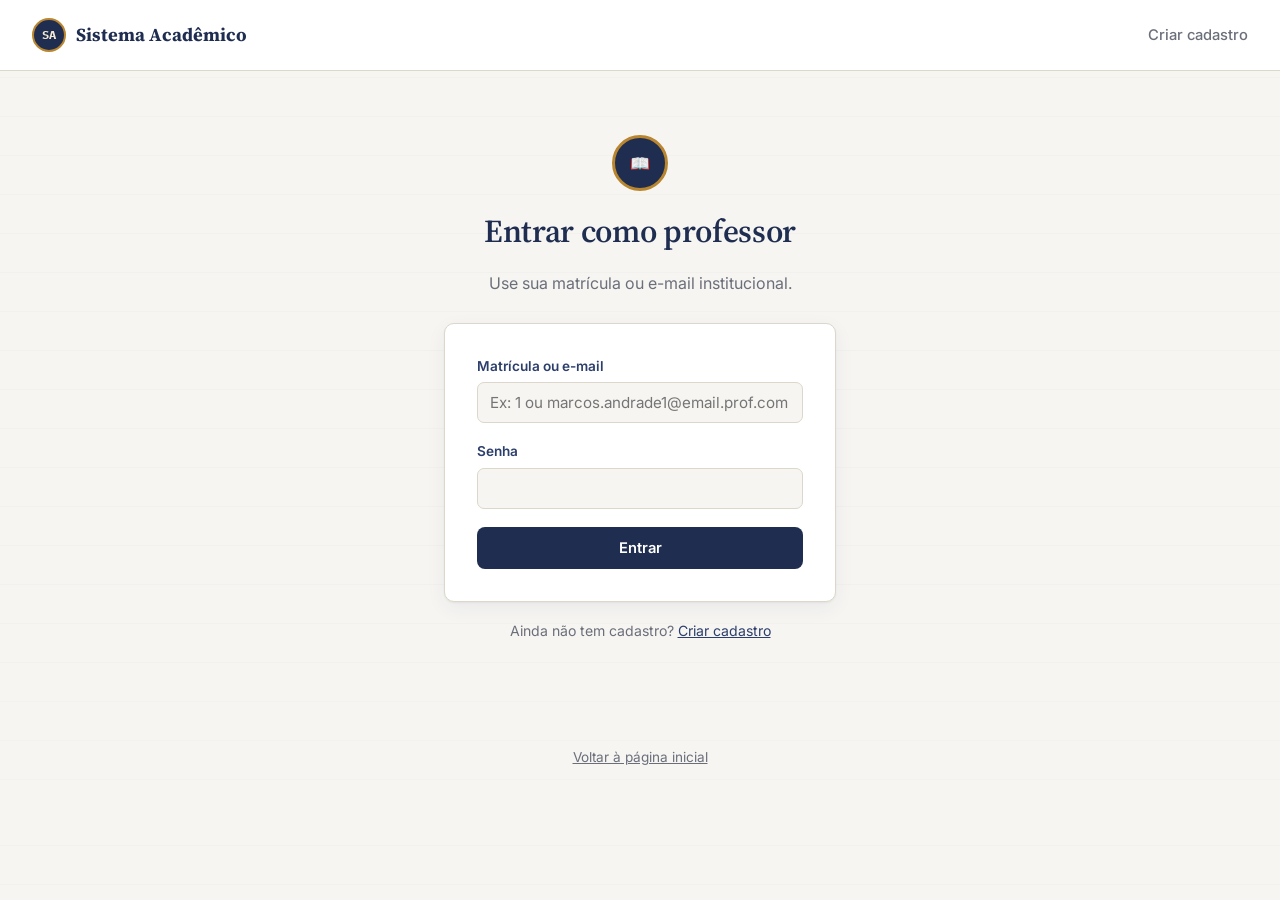
<file: sistema-academico-web/professor/login.html>
<!DOCTYPE html>
<html lang="pt-BR">
<head>
<meta charset="UTF-8">
<meta name="viewport" content="width=device-width, initial-scale=1.0">
<title>Entrar — Professor — Sistema Acadêmico</title>
<link rel="stylesheet" href="../css/style.css">
</head>
<body class="textura">

<header class="topbar">
  <a href="../index.html" class="brand"><span class="selo">SA</span> Sistema Acadêmico</a>
  <nav class="topbar-links">
    <a href="cadastro.html">Criar cadastro</a>
  </nav>
</header>

<div class="shell-narrow">
  <div class="auth-titulo">
    <div class="selo-grande">📖</div>
    <h1>Entrar como professor</h1>
    <p style="color:var(--muted)">Use sua matrícula ou e-mail institucional.</p>
  </div>

  <div class="painel">
    <div class="msg-erro" id="erro"></div>

    <form id="formLogin">
      <div class="campo">
        <label for="identificador">Matrícula ou e-mail</label>
        <input type="text" id="identificador" placeholder="Ex: 1 ou marcos.andrade1@email.prof.com" required>
      </div>
      <div class="campo">
        <label for="senha">Senha</label>
        <input type="password" id="senha" required>
      </div>
      <button type="submit" class="btn btn-primary btn-block">Entrar</button>
    </form>
  </div>

  <p class="auth-rodape">Ainda não tem cadastro? <a href="cadastro.html">Criar cadastro</a></p>
</div>

<footer class="rodape"><a href="../index.html">Voltar à página inicial</a></footer>

<script src="../js/db.js"></script>
<script src="../js/auth.js"></script>
<script>
  document.getElementById('formLogin').addEventListener('submit', (e) => {
    e.preventDefault();
    esconderErro('erro');

    const identificador = document.getElementById('identificador').value.trim();
    const senha = document.getElementById('senha').value;

    const professor = DB.Professor.buscarPorEmailOuMatricula(identificador);

    if (!professor || professor.senha !== senha) {
      mostrarErro('erro', 'Matrícula/e-mail ou senha incorretos.');
      return;
    }

    DB.Sessao.entrar('professor', professor.matricula);
    window.location.href = 'dashboard.html';
  });
</script>

</body>
</html>
</file>
<file: sistema-academico-web/css/style.css>
/* =========================================================
   Sistema Acadêmico — identidade visual
   Paleta: tinta/caderneta escolar + selo dourado de diploma
   Tipografia: serifada (títulos, "livro de chamada") + sans (dados)
   Assinatura: badges de código/matrícula em estilo "carimbo oficial"
   ========================================================= */

@import url('https://fonts.googleapis.com/css2?family=Source+Serif+4:opsz,wght@8..60,500;8..60,600;8..60,700&family=Inter:wght@400;500;600;700&family=IBM+Plex+Mono:wght@500;600&display=swap');

:root {
  --ink: #1f2d50;
  --ink-2: #2c3e6b;
  --paper: #f6f5f2;
  --paper-2: #ffffff;
  --line: #dcd7ca;
  --gold: #b9862f;
  --gold-dark: #8f6522;
  --gold-tint: #f4e8d2;
  --green: #2f6d4f;
  --green-tint: #e4f0e9;
  --red: #a03327;
  --red-tint: #f6e4e1;
  --muted: #6b6f7a;

  --radius: 10px;
  --shadow: 0 1px 2px rgba(31, 45, 80, 0.06), 0 6px 20px rgba(31, 45, 80, 0.06);

  --font-display: 'Source Serif 4', Georgia, serif;
  --font-body: 'Inter', -apple-system, sans-serif;
  --font-mono: 'IBM Plex Mono', monospace;
}

* { box-sizing: border-box; }

html, body {
  margin: 0;
  padding: 0;
}

body {
  background: var(--paper);
  color: var(--ink);
  font-family: var(--font-body);
  line-height: 1.5;
  -webkit-font-smoothing: antialiased;
}

/* subtle ledger-line texture on the page background */
body.textura {
  background-image: repeating-linear-gradient(
    to bottom,
    transparent,
    transparent 38px,
    rgba(31, 45, 80, 0.035) 39px
  );
}

a { color: var(--ink-2); }

h1, h2, h3 {
  font-family: var(--font-display);
  font-weight: 600;
  margin: 0 0 0.4em;
  letter-spacing: -0.01em;
}

.codigo, .matricula-tag, code {
  font-family: var(--font-mono);
  letter-spacing: 0.02em;
}

/* ---------- layout shells ---------- */

.topbar {
  display: flex;
  align-items: center;
  justify-content: space-between;
  padding: 18px 32px;
  background: var(--paper-2);
  border-bottom: 1px solid var(--line);
}

.brand {
  display: flex;
  align-items: center;
  gap: 10px;
  font-family: var(--font-display);
  font-weight: 700;
  font-size: 1.15rem;
  color: var(--ink);
  text-decoration: none;
}

.brand .selo {
  width: 34px;
  height: 34px;
  border-radius: 50%;
  background: var(--ink);
  color: var(--gold-tint);
  display: flex;
  align-items: center;
  justify-content: center;
  font-family: var(--font-mono);
  font-size: 0.75rem;
  font-weight: 700;
  border: 2px solid var(--gold);
}

.topbar-links { display: flex; align-items: center; gap: 18px; }

.topbar-links a {
  text-decoration: none;
  color: var(--muted);
  font-size: 0.92rem;
  font-weight: 500;
}
.topbar-links a:hover { color: var(--ink); }

.shell {
  max-width: 1080px;
  margin: 0 auto;
  padding: 40px 32px 80px;
}

.shell-narrow {
  max-width: 440px;
  margin: 0 auto;
  padding: 64px 24px;
}

footer.rodape {
  text-align: center;
  padding: 28px 20px 40px;
  color: var(--muted);
  font-size: 0.85rem;
}
footer.rodape a { color: var(--muted); text-decoration: underline; }

/* ---------- hero (landing) ---------- */

.hero {
  padding: 64px 32px 48px;
  text-align: center;
  border-bottom: 1px solid var(--line);
  background:
    radial-gradient(circle at 50% 0%, rgba(185, 134, 47, 0.08), transparent 55%),
    var(--paper-2);
}

.hero .eyebrow {
  display: inline-block;
  font-family: var(--font-mono);
  font-size: 0.72rem;
  letter-spacing: 0.12em;
  text-transform: uppercase;
  color: var(--gold-dark);
  background: var(--gold-tint);
  border: 1px solid var(--gold);
  padding: 4px 12px;
  border-radius: 999px;
  margin-bottom: 18px;
}

.hero h1 {
  font-size: clamp(1.9rem, 4vw, 2.7rem);
  max-width: 720px;
  margin: 0 auto 14px;
}

.hero p {
  max-width: 560px;
  margin: 0 auto;
  color: var(--muted);
  font-size: 1.02rem;
}

/* ---------- portal cards on landing ---------- */

.portais {
  display: grid;
  grid-template-columns: repeat(auto-fit, minmax(260px, 1fr));
  gap: 20px;
  padding: 48px 32px;
  max-width: 1080px;
  margin: 0 auto;
}

.portal-card {
  background: var(--paper-2);
  border: 1px solid var(--line);
  border-radius: var(--radius);
  padding: 28px 26px;
  box-shadow: var(--shadow);
  display: flex;
  flex-direction: column;
  gap: 14px;
}

.portal-card .icone {
  width: 42px;
  height: 42px;
  border-radius: 8px;
  background: var(--ink);
  color: var(--gold-tint);
  display: flex;
  align-items: center;
  justify-content: center;
  font-size: 1.2rem;
}

.portal-card h3 { font-size: 1.15rem; }
.portal-card p { color: var(--muted); font-size: 0.92rem; margin: 0; flex: 1; }

.portal-card .acoes { display: flex; gap: 10px; flex-wrap: wrap; }

/* ---------- buttons ---------- */

.btn {
  display: inline-flex;
  align-items: center;
  justify-content: center;
  gap: 8px;
  font-family: var(--font-body);
  font-weight: 600;
  font-size: 0.92rem;
  padding: 11px 20px;
  border-radius: 8px;
  border: 1px solid transparent;
  cursor: pointer;
  text-decoration: none;
  transition: transform 0.05s ease, background 0.15s ease, border-color 0.15s ease;
}
.btn:active { transform: translateY(1px); }

.btn-primary { background: var(--ink); color: #fff; }
.btn-primary:hover { background: var(--ink-2); }

.btn-gold { background: var(--gold); color: #fff; }
.btn-gold:hover { background: var(--gold-dark); }

.btn-ghost { background: transparent; color: var(--ink); border-color: var(--line); }
.btn-ghost:hover { border-color: var(--ink); }

.btn-danger { background: transparent; color: var(--red); border-color: var(--red-tint); }
.btn-danger:hover { background: var(--red-tint); }

.btn-sm { padding: 7px 14px; font-size: 0.82rem; }
.btn-block { width: 100%; }
.btn[disabled] { opacity: 0.5; cursor: not-allowed; }

/* ---------- forms ---------- */

.painel {
  background: var(--paper-2);
  border: 1px solid var(--line);
  border-radius: var(--radius);
  box-shadow: var(--shadow);
  padding: 32px;
}

.campo { margin-bottom: 18px; }
.campo label {
  display: block;
  font-size: 0.85rem;
  font-weight: 600;
  margin-bottom: 6px;
  color: var(--ink-2);
}
.campo .ajuda {
  display: block;
  font-size: 0.78rem;
  color: var(--muted);
  margin-top: 5px;
}

input, select, textarea {
  width: 100%;
  padding: 10px 12px;
  border-radius: 7px;
  border: 1px solid var(--line);
  background: var(--paper);
  font-family: var(--font-body);
  font-size: 0.95rem;
  color: var(--ink);
}
input:focus, select:focus, textarea:focus {
  outline: 2px solid var(--ink-2);
  outline-offset: 1px;
  border-color: var(--ink-2);
}
textarea { resize: vertical; min-height: 80px; }

.linha-2 { display: grid; grid-template-columns: 1fr 1fr; gap: 16px; }
@media (max-width: 560px) { .linha-2 { grid-template-columns: 1fr; } }

.msg-erro, .msg-ok {
  border-radius: 8px;
  padding: 11px 14px;
  font-size: 0.88rem;
  margin-bottom: 18px;
  display: none;
}
.msg-erro { background: var(--red-tint); color: var(--red); border: 1px solid #e3bdb6; }
.msg-ok { background: var(--green-tint); color: var(--green); border: 1px solid #b9d9c4; }
.msg-erro.show, .msg-ok.show { display: block; }

/* ---------- auth page ---------- */

.auth-titulo { text-align: center; margin-bottom: 28px; }
.auth-titulo .selo-grande {
  width: 56px; height: 56px; border-radius: 50%;
  background: var(--ink); color: var(--gold-tint);
  display: flex; align-items: center; justify-content: center;
  font-family: var(--font-mono); font-weight: 700;
  margin: 0 auto 16px; border: 3px solid var(--gold);
}
.auth-rodape { text-align: center; margin-top: 18px; font-size: 0.88rem; color: var(--muted); }

/* ---------- dashboard ---------- */

.cabecalho-dash {
  display: flex;
  justify-content: space-between;
  align-items: flex-start;
  flex-wrap: wrap;
  gap: 16px;
  margin-bottom: 30px;
}

.cabecalho-dash h1 { font-size: 1.6rem; margin-bottom: 4px; }
.cabecalho-dash .sub { color: var(--muted); font-size: 0.95rem; }

.grade-cards {
  display: grid;
  grid-template-columns: repeat(auto-fit, minmax(180px, 1fr));
  gap: 16px;
  margin-bottom: 32px;
}

.card-info {
  background: var(--paper-2);
  border: 1px solid var(--line);
  border-radius: var(--radius);
  padding: 18px 20px;
  box-shadow: var(--shadow);
}
.card-info .rotulo {
  font-size: 0.74rem;
  text-transform: uppercase;
  letter-spacing: 0.06em;
  color: var(--muted);
  font-weight: 600;
  margin-bottom: 6px;
}
.card-info .valor {
  font-family: var(--font-display);
  font-size: 1.5rem;
  font-weight: 600;
}
.card-info .valor.ok { color: var(--green); }
.card-info .valor.alerta { color: var(--red); }

.secao { margin-bottom: 36px; }
.secao-titulo {
  display: flex;
  align-items: center;
  justify-content: space-between;
  margin-bottom: 14px;
  gap: 12px;
  flex-wrap: wrap;
}
.secao-titulo h2 { font-size: 1.2rem; }

table {
  width: 100%;
  border-collapse: collapse;
  background: var(--paper-2);
  border: 1px solid var(--line);
  border-radius: var(--radius);
  overflow: hidden;
}
thead th {
  text-align: left;
  font-size: 0.74rem;
  text-transform: uppercase;
  letter-spacing: 0.05em;
  color: var(--muted);
  background: var(--paper);
  padding: 12px 16px;
  border-bottom: 1px solid var(--line);
}
tbody td {
  padding: 13px 16px;
  border-bottom: 1px solid var(--line);
  font-size: 0.92rem;
}
tbody tr:last-child td { border-bottom: none; }
tbody tr:hover { background: rgba(31, 45, 80, 0.02); }

.tabela-wrap { overflow-x: auto; border-radius: var(--radius); }
.tabela-wrap table { border-radius: 0; }

.badge {
  display: inline-block;
  padding: 3px 10px;
  border-radius: 999px;
  font-size: 0.78rem;
  font-weight: 600;
}
.badge-ok { background: var(--green-tint); color: var(--green); }
.badge-alerta { background: var(--red-tint); color: var(--red); }
.badge-neutro { background: var(--gold-tint); color: var(--gold-dark); }

.selo-codigo {
  display: inline-flex;
  align-items: center;
  gap: 6px;
  font-family: var(--font-mono);
  font-size: 0.78rem;
  font-weight: 600;
  color: var(--ink-2);
  background: var(--paper);
  border: 1px dashed var(--gold);
  padding: 3px 9px;
  border-radius: 6px;
}

.vazio {
  text-align: center;
  padding: 40px 20px;
  color: var(--muted);
  border: 1px dashed var(--line);
  border-radius: var(--radius);
  background: var(--paper-2);
}
.vazio strong { display: block; color: var(--ink); margin-bottom: 6px; font-size: 1rem; }

.acoes-inline { display: flex; gap: 8px; flex-wrap: wrap; }

.barra-freq {
  width: 100%;
  height: 8px;
  border-radius: 999px;
  background: var(--line);
  overflow: hidden;
}
.barra-freq > span {
  display: block;
  height: 100%;
  background: var(--green);
  border-radius: 999px;
}

.notas-lista {
  display: flex;
  gap: 6px;
  flex-wrap: wrap;
}
.nota-pill {
  font-family: var(--font-mono);
  font-size: 0.8rem;
  background: var(--paper);
  border: 1px solid var(--line);
  padding: 2px 8px;
  border-radius: 6px;
}

.modal-fundo {
  position: fixed;
  inset: 0;
  background: rgba(31, 45, 80, 0.4);
  display: none;
  align-items: center;
  justify-content: center;
  padding: 20px;
  z-index: 50;
}
.modal-fundo.show { display: flex; }
.modal {
  background: var(--paper-2);
  border-radius: var(--radius);
  padding: 28px;
  max-width: 420px;
  width: 100%;
  box-shadow: 0 20px 50px rgba(0,0,0,0.25);
}
.modal h3 { margin-bottom: 16px; }
.modal .modal-acoes { display: flex; gap: 10px; justify-content: flex-end; margin-top: 20px; }

.tabs { display: flex; gap: 6px; border-bottom: 1px solid var(--line); margin-bottom: 24px; flex-wrap: wrap; }
.tab-btn {
  padding: 10px 16px;
  border: none;
  background: transparent;
  font-family: var(--font-body);
  font-weight: 600;
  font-size: 0.9rem;
  color: var(--muted);
  cursor: pointer;
  border-bottom: 2px solid transparent;
  margin-bottom: -1px;
}
.tab-btn.ativo { color: var(--ink); border-bottom-color: var(--gold); }
.tab-conteudo { display: none; }
.tab-conteudo.ativo { display: block; }

@media (max-width: 700px) {
  .topbar { padding: 14px 18px; }
  .shell { padding: 28px 16px 60px; }
  .hero { padding: 44px 20px 36px; }
  .portais { padding: 32px 16px; }
  .painel { padding: 22px; }
}
</file>
